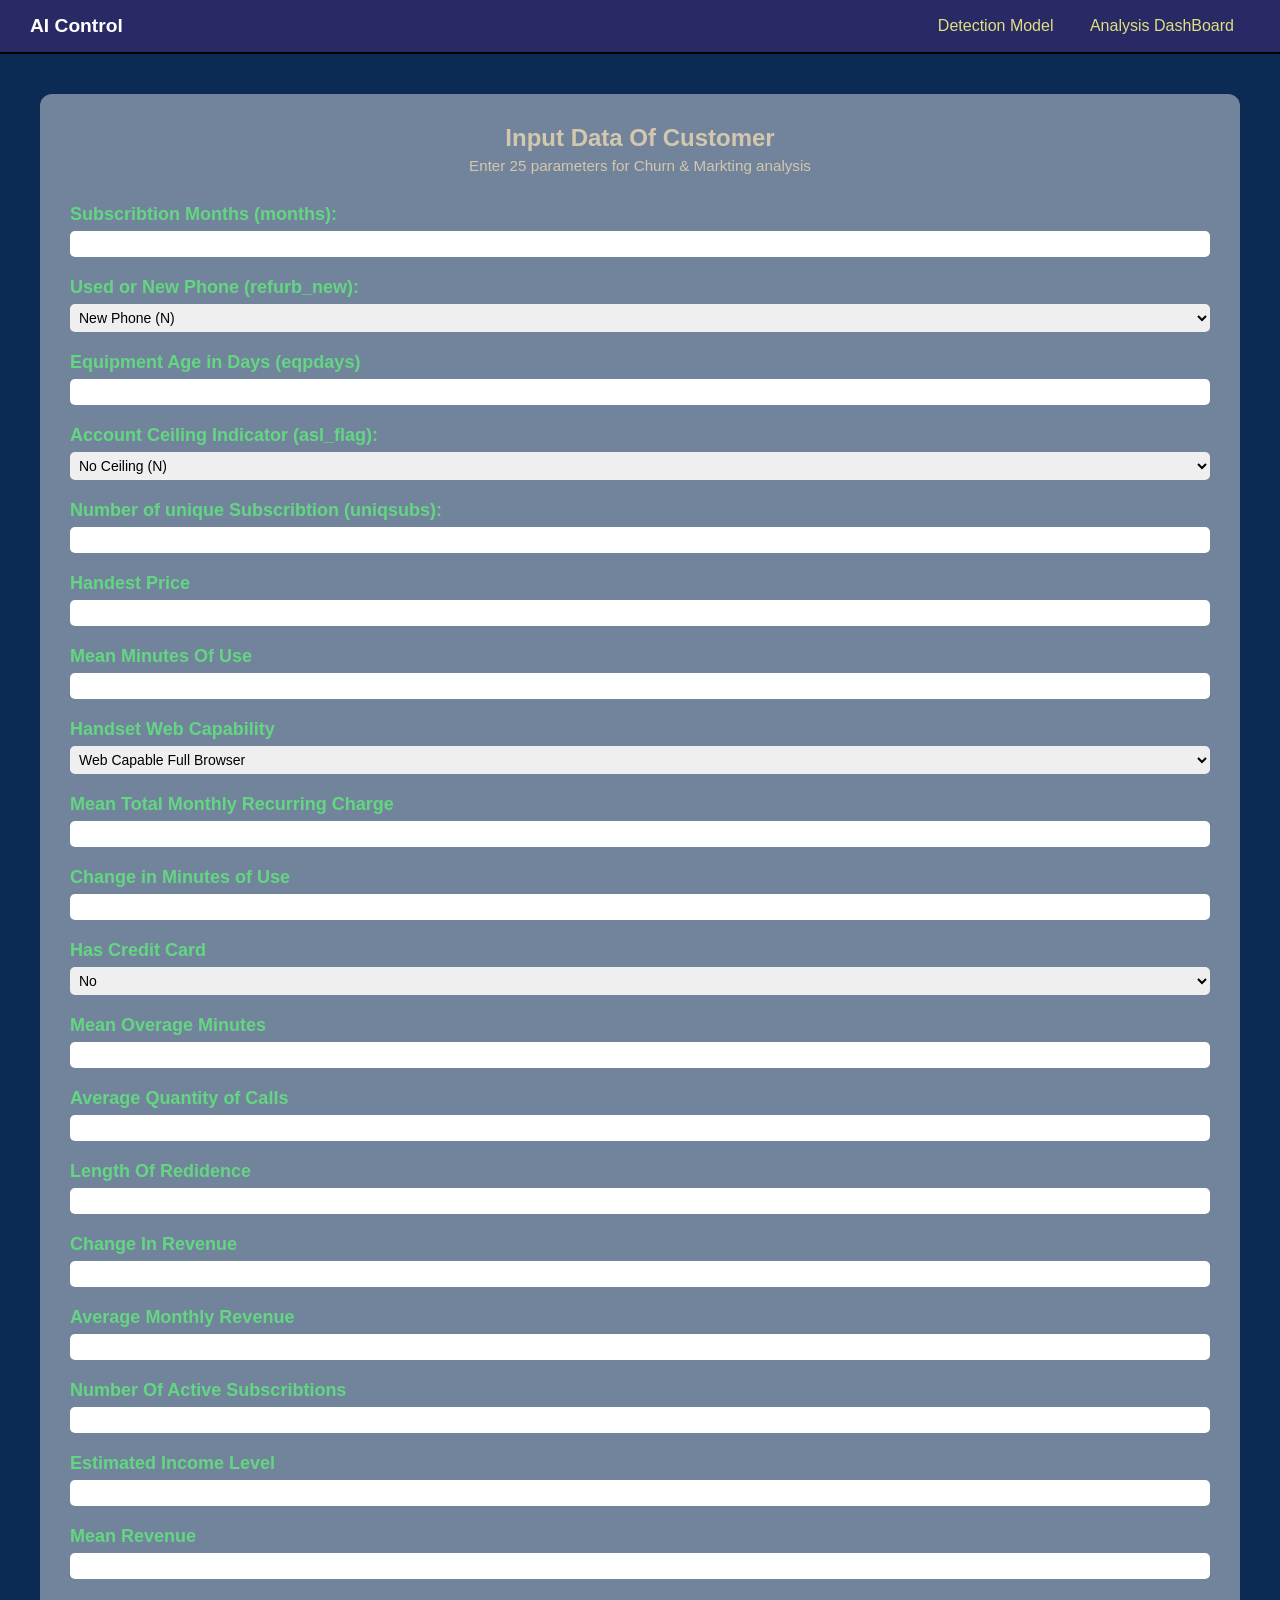
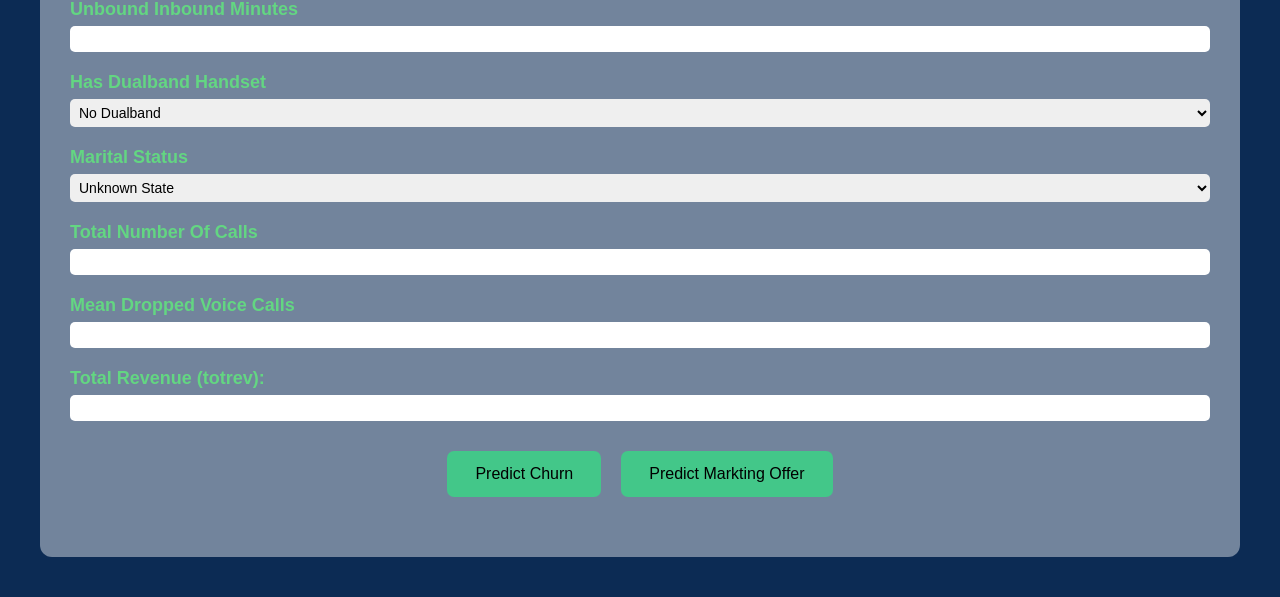
<file: index.html>
<!DOCTYPE html>
<html lang="en">
<head>
    <meta charset="UTF-8">
    <meta name="viewport" content="width=device-width, initial-scale=1.0">
    <title>AI Prediction</title>
    <link rel="stylesheet" href="style.css">
</head>
<body>
    
    <header>
        <div class="logo">
            AI Control
        </div>

        <nav>
            <a href="#" class="nav-link">Detection Model</a>
            <a href="graphs.html" class="nav-link">Analysis DashBoard</a>
        </nav>

    </header>
    
    <main class="container">
        <h2>Input Data Of Customer</h2>

        <p class="subtitle">Enter 25 parameters for Churn & Markting analysis</p>

        <form id="predictionForm">
        <div class="form-group">
            <div class="form-grid">
                <label for="months">Subscribtion Months (months):</label>
                <input type="number" id="months" step="any" required>

            </div>

            <div class="form-grid">
                <label for="refurb_new">Used or New Phone (refurb_new):</label>
            <select id="refurb_new" required>
                <option value="N">New Phone (N)</option>
                <option value="R">Refurbished (R)</option>
            </select>
            
            </div>

            <div class="form-grid">

                <label for="eqpdays">Equipment Age in Days (eqpdays)</label>
                <input type="number"  id="eqpdays" step="any" required>

            </div>

            <div class="form-grid">
                <label for="asl_flag">Account Ceiling Indicator (asl_flag):</label>
                <select  id="asl_flag" required>
                    <option value="N">No Ceiling (N)</option>
                    <option value="Y">Has Account Ceiling (Y)</option>
                </select>
            </div>

            <div class="form-grid">
                <label for="uniqsubs">Number of unique Subscribtion (uniqsubs):</label>
                <input type="number" id="uniqsubs" step="any" required>

            </div>

            <div class="form-grid">
                <label for="hnd_orice">Handest Price</label>
                <input type="number" id="hnd_price" step="any" required>
            </div>

            <div class="form-grid">
                <label for="mou_Mean">Mean Minutes Of Use</label>
                <input type="number" id="mou_Mean" step="any" required>
            </div>

            <div class="form-grid">
                <label for="hnd_webcap">Handset Web Capability</label>
                <select  id="hnd_webcap" required>
                    <option value="WCMB">Web Capable Full Browser</option>
                    <option value="WC">Standard Web Capable</option>
                    <option value="Missing">Missing</option>
                    <option value="UNKW">Unknown</option>
                </select>
            </div>

            <div class="form-grid">
                <label for="totmrc_Mean">Mean Total Monthly Recurring Charge</label>
                <input type="number" id="totmrc_Mean" step="any" required>
            </div>

            <div class="form-grid">
                <label for="change_mou">Change in Minutes of Use</label>
                <input type="number" id="change_mou" step="any" required>
            </div>

            <div class="form-grid">
                <label for="creditcd">Has Credit Card</label>
                <select  id="creditcd" required>
                    <option value="N">No</option>
                    <option value="Y">Yes</option>
                </select>
            </div>

            <div class="form-grid">
                <label for="ovrmou_Mean">Mean Overage Minutes</label>
                <input type="number" id="ovrmou_Mean" step="any" required>
            </div>

            <div class="form-grid">
                <label for="avgqty">Average Quantity of Calls</label>
                <input type="number" step="any" id="avgqty" required>
            </div>

            <div class="form-grid">
                <label for="lor">Length Of Redidence</label>
                <input type="number" id="lor" step="any" required>
            </div>

            <div class="form-grid">
                <label for="change_rev">Change In Revenue</label>
                <input type="number"  id="change_rev" step="any" required>
            </div>

            <div class="form-grid">
                <label for="avgrev">Average Monthly Revenue</label>
                <input type="number"  id="avgrev" step="any" required>
            </div>

            <div class="form-grid">
                <label for="actvsubs">Number Of Active Subscribtions</label>
                <input type="number" id="actvsubs" step="any" required>
            </div>

            <div class="form-grid">
                <label for="income">Estimated Income Level</label>
                <input type="number" id="income" step="any" required>
            </div>

            <div class="form-grid">
                <label for="rev_Mean">Mean Revenue</label>
                <input type="number" step="any" required id="rev_Mean">
            </div>

            <div class="form-grid">
                <label for="mouiwylisv_Mean">Unbound Inbound Minutes</label>
                <input type="number" id="mouiwylisv_Mean" required step="any">
            </div>

            <div class="form-grid">
                <label for="dualband">Has Dualband Handset</label>
                <select id="dualband" required>
                    <option value="N">No Dualband</option>
                    <option value="Y">Has Dualband</option>
                    <option value="T">Limited Support</option>
                    <option value="U">Unknown</option>
                </select>
            </div>

            <div class="form-grid">
                <label for="marital">Marital Status</label>
                <select  id="marital" required>
                    <option value="U">Unknown State</option>
                    <option value="A">Alternative Relation</option>
                    <option value="S">Single</option>
                    <option value="M">Married</option>
                    <option value="B">Businees Acount</option>
                </select>
            </div>

            <div class="form-grid">
                <label for="totcalls">Total Number Of Calls</label>
                <input type="number" step="any" required id="totcalls">
            </div>

            <div class="form-grid">
                <label for="drop_vce_Mean">Mean Dropped Voice Calls</label>
                <input type="number" step="any" required id="drop_vce_Mean">
            </div>

            <div class="form-grid">
                <label for="totrev">Total Revenue (totrev):</label>
                <input type="number" id="totrev" step="any" required>
            </div>

            <div class="button-group">
                <button type="button" id="churnBtn" class="btn btn-churn">Predict Churn</button>
                <button type="button" id="creativeBtn" class="btn btn-creative">Predict Markting Offer</button>
            </div>
</div>
        </form>


        <div id="resultBox" class="result-box hidden">
            <h3>Prediction Result:</h3>
            <p id="resultText"></p>
        </div>

    </main>

    <script src="main.js"></script>
</body>
</html>
</file>
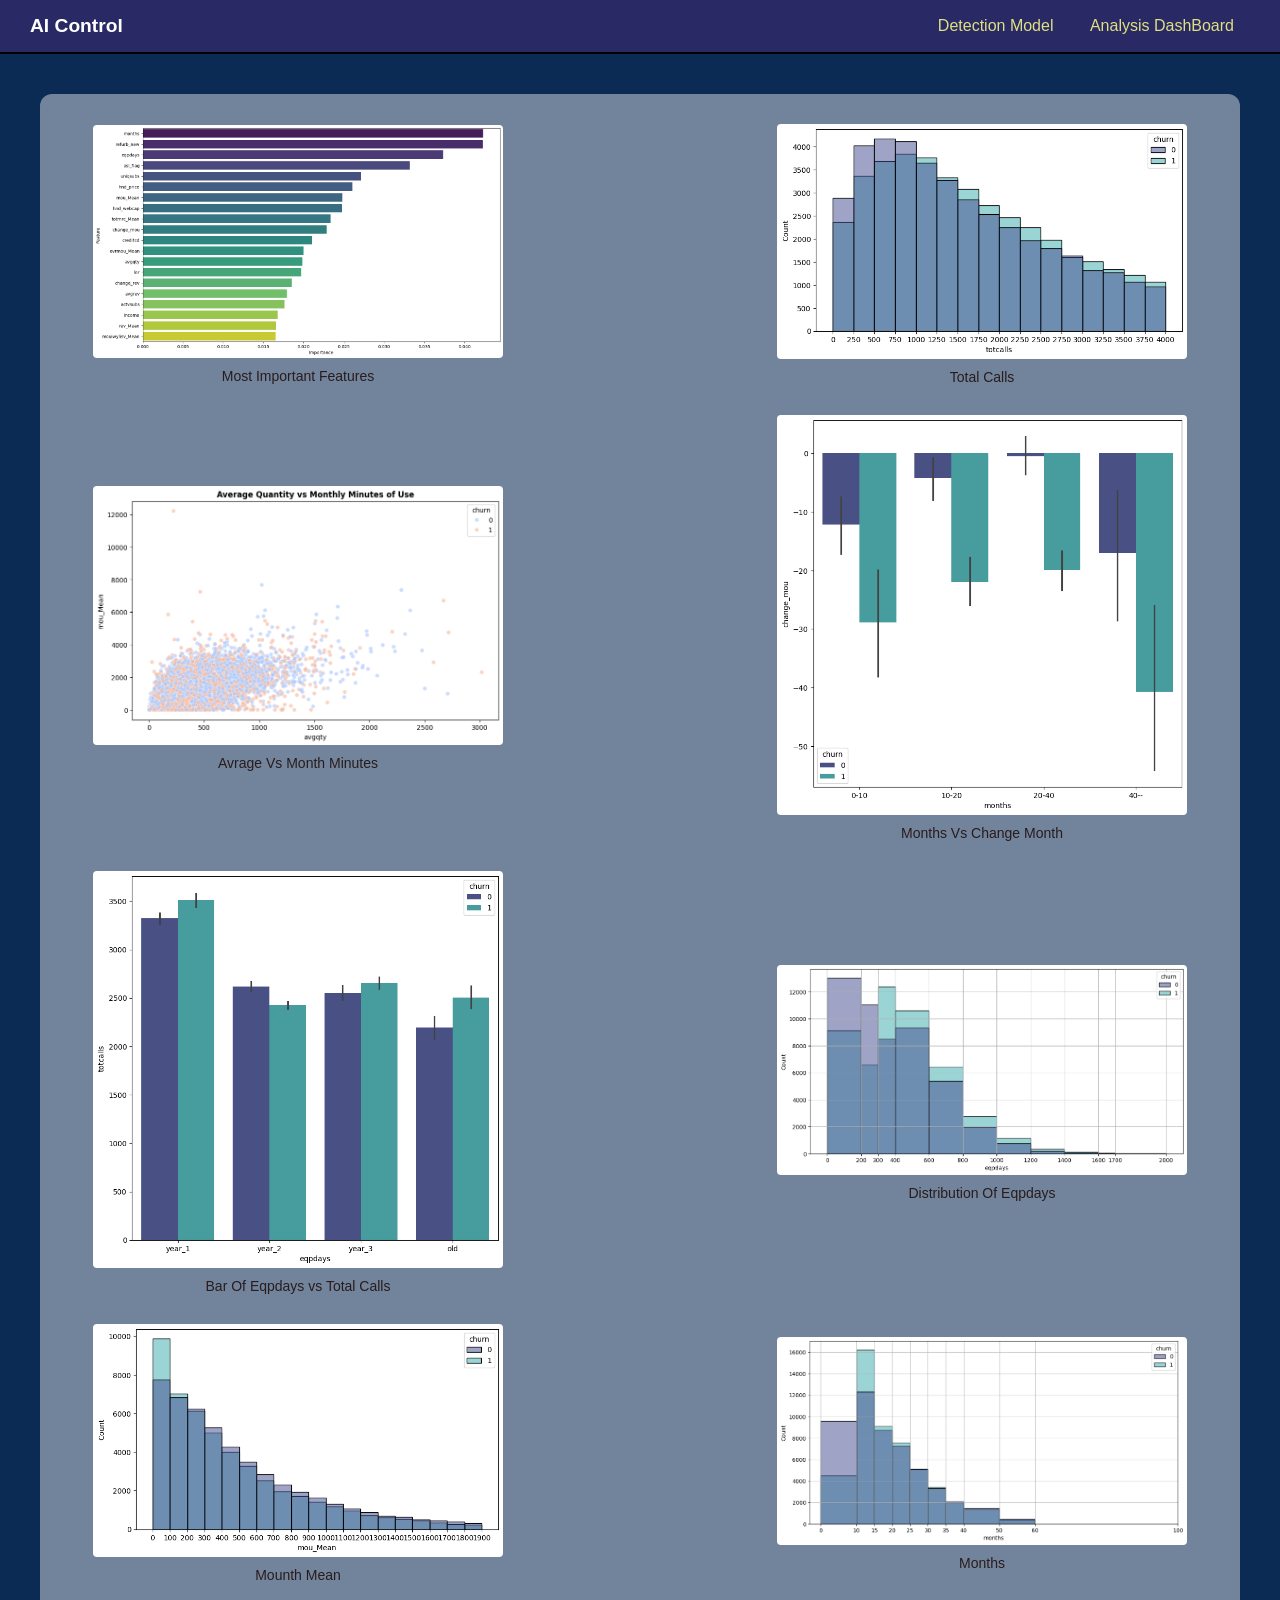
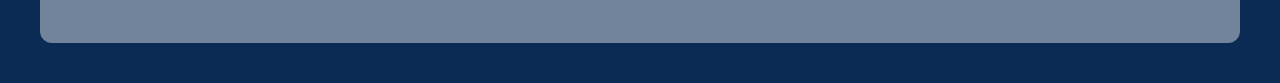
<file: graphs.html>
<!DOCTYPE html>
<html lang="en">
<head>
    <meta charset="UTF-8">
    <meta name="viewport" content="width=device-width, initial-scale=1.0">
    <title>Graphs</title>
    <link rel="stylesheet" href="style.css">
    <link rel="stylesheet" href="graph.css">
</head>
<body>


    <header>
        <div class="logo">
            AI Control
        </div>

        <nav>
            <a href="index.html" class="nav-link">Detection Model</a>
            <a href="#" class="nav-link">Analysis DashBoard</a>
        </nav>

    </header>

    <main class="container">

        <div class="group">

            <div class="graph">
                <img src="graphs/importance.png" alt="">
                <p>Most Important Features</p>
            </div>

            <div class="graph">
                <img src="graphs/totcalls.png" alt="">
                <p>Total Calls</p>
            </div>


        </div>

        <div class="group">

            <div class="graph">
                <img src="graphs/avg vs month minues.png" alt="">
                <p>Avrage Vs Month Minutes</p>
            </div>

            <div class="graph">
                <img src="graphs/month vs change mou.png" alt="">
                <p>Months Vs Change Month</p>
            </div>


        </div>


        <div class="group">

            <div class="graph">
                <img src="graphs/bar-eqpdays.png" alt="">
                <p>Bar Of Eqpdays vs Total Calls</p>
            </div>

            <div class="graph">
                <img src="graphs/eqpdays.png" alt="">
                <p>Distribution Of Eqpdays</p>
            </div>


        </div>




        <div class="group">

            <div class="graph">
                <img src="graphs/mou_mean.png" alt="">
                <p>Mounth Mean</p>
            </div>

            <div class="graph">
                <img src="graphs/months.png" alt="">
                <p>Months</p>
            </div>


        </div>



    </main>

    
</body>
</html>
</file>
<file: style.css>
*{
    box-sizing: border-box;
    margin: 0;
    padding: 0;
    font-family: 'Segoe UI',sans-serif
}

body{
    background-color: rgb(12, 43, 84);
    color: rgb(41, 28, 28);
   
}

header{
    background-color: rgb(41, 41, 101);
    color: #fff;
    padding: 15px 30px;
    display: flex;
    justify-content: space-between;
    align-items: center;
    border-bottom: black 2px solid;
}

.logo{
    font-size: 1.2rem;
    font-weight: bold;
}

.nav-link{
    color: rgb(223, 223, 131);
    text-decoration: none;
    font-weight: 500;
    padding: 8px 16px;
    border-radius: 6px;
    transition: 0.3s;
}

.nav-link:hover{
    background-color: #38bdf8;
    scale: 1.1;
}

.container{
    max-width: 1200px;
    margin: 40px auto;
    background: #ffffff6b;
    padding: 30px;
    border-radius: 12px;
}

h2{
    text-align: center;
    color: rgba(245, 222, 179, 0.74);
    transition: 0.3s;
    margin-bottom: 5px;
}
h2:hover{
    color: wheat;
    scale: 1.1;
}

.subtitle{
    text-align: center;
    color: rgba(245, 222, 179, 0.74);
    margin-bottom: 30px;
    font-size: 0.95rem;
}

.form-group{
    display: grid;
    gap: 20px;
    margin-bottom: 30px;
}

.form-grid{
    display: flex;
    flex-direction: column;
}

.form-grid label{
    font-size: 18px;
    font-weight: 600;
    color: rgb(99, 214, 130);
    margin-bottom: 6px;
    text-align: left;
}

.form-grid input , .form-grid select{
    padding: 5px;
    border-radius: 5px;
    border: none;
    outline: none;
    transition: 0.3s;
    text-align: left;
    font-size: 14px;
    font-weight: 500;

}

.form-grid input:focus , .form-grid select:focus{
    background-color: rgb(215, 213, 213);
}

.button-group {
    display: flex;
    justify-content: center;
    gap: 20px;
    flex-wrap: wrap;
    margin-top: 10px;
}

.btn{
    padding: 14px 28px;
    font-size: 16px;
    border: none;
    border-radius: 7px;
    cursor: pointer;
    transition: 0.3s;
    background-color: rgb(67, 199, 137);
}

.btn-churn:hover{
    scale: 1.1;
    background-color:rgba(199, 67, 173, 0.608) ;
}

.btn-creative:hover{
    scale: 1.1;
    background-color: rgb(39, 132, 132);
}

.result-box{
    margin-top: 30px;
    padding: 20px;
    border-radius: 7.5px;
    background-color: rgb(95, 107, 160);
    text-align: center;
}

.hidden{
    display: none;
}
</file>
<file: graph.css>
.group{
    display: flex;
    align-items: center;
    justify-content: space-between;
    margin-bottom: 30px;
}

.graph{
    width: 40%;
    display: flex;
    flex-direction: column;
    align-items: center;
}

img{
    width: 90%;
    height: 90%;
    border-radius: 4px;
    transition: 0.3s;
}

img:hover{
    scale: 1.2;     
}

p{
    margin-top: 10px;
    text-align: center;
    font-size: 14px;
    font-weight: 500;
}
</file>
